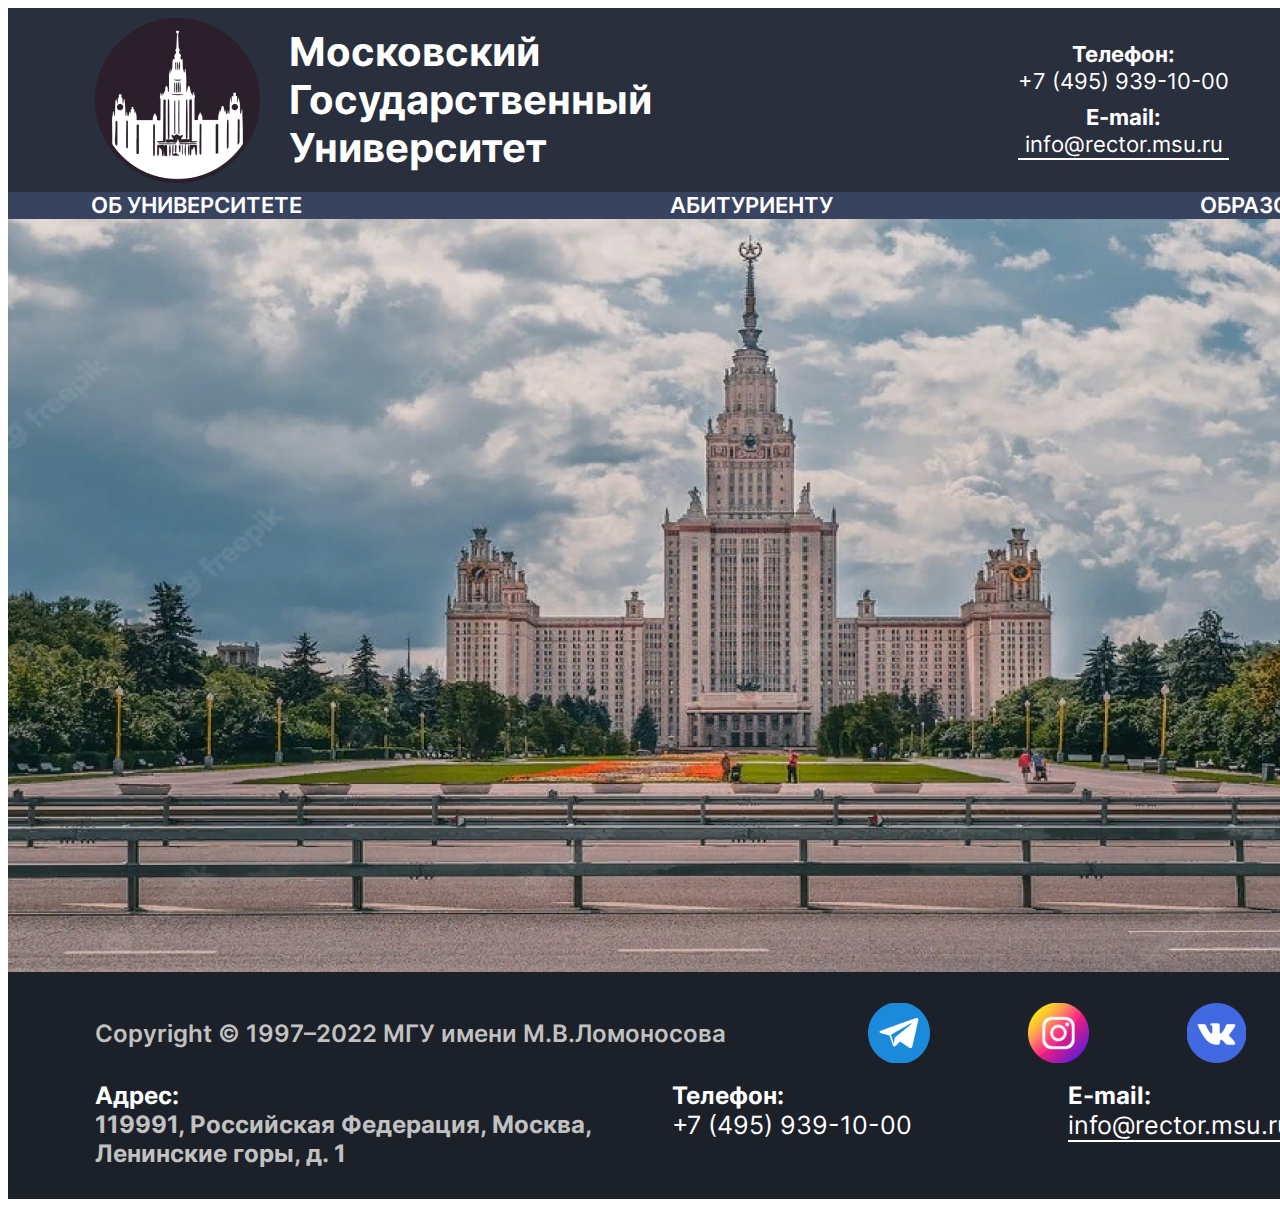
<file: index.html>
<!DOCTYPE html>
<html lang="en">

<head>
    <meta charset="UTF-8">
    <meta http-equiv="X-UA-Compatible" content="IE=edge">
    <meta name="viewport" content="width=device-width, initial-scale=1.0">
    <link rel="stylesheet" href="./style.css">
    <title>Document</title>
</head>

<body>
    <!--Верхняя часть сайта-->
    <header>
        <!--контейнер нашего содержимого-->
        <div class="container">
            <!--блок с названием и контактами -->
            <div class="topbar">
                <!-- обертка для логотипа с текстом -->
                <div class="logowrap">
                    <!-- логотип -->
                    <img src="./components/Rectangle 1 (1).png" alt="" class="logo">
                    <!-- текст -->
                    <div class="logoTxt">Московский Государственный Университет
                    </div>
                </div>
                <!-- Обертка для контактов -->
                <div class="contacts">
                    <div class="phoneHead">Телефон:</div>
                    <div class="phoneContent">+7 (495) 939-10-00</div>
                    <div class="emailHead">E-mail:</div>
                    <div class="emailContent">info@rector.msu.ru</div>
                </div>
            </div>
            <!-- блок навигации -->
            <div class="navbar">
                <!-- кнопки навигации -->
                <div class="buttonsWrap">
                    <div class="navbarBTN">ОБ УНИВЕРСИТЕТЕ</div>
                    <div class="navbarBTN">АБИТУРИЕНТУ</div>
                    <div class="navbarBTN">ОБРАЗОВАНИЕ</div>
                </div>
            </div>
        </div>
    </header>
    <!-- основной контент страницы -->
    <main>
        <div class="container">
            <!-- <img src="./components/image 1.png" alt="" class="mainImg"> -->
            <div class="mainImg"></div>
        </div>
    </main>
    <!-- нижний блок -->
    <footer>
        <div class="container">
            <!-- верхняя половина -->
            <div class="topHalf">
                <div class="copyright">Copyright © 1997–2022 МГУ имени М.В.Ломоносова</div>
                <!-- обертка для соц-сетей -->
                <div class="socWrap">
                    <img src="./components/image 2.png" alt="" class="soc">
                    <img src="./components/image 3.png" alt="" class="soc">
                    <img src="./components/image 4.png" alt="" class="soc">
                </div>
            </div>
            <!-- нижняя половина -->
            <div class="bottomHalf">
                <div class="adress">Адрес: <br> <span class="adressText">119991, Российская Федерация, Москва,<br> Ленинские горы, д. 1</span> </div>
                <div class="phone">Телефон:<br> <span class="phoneText">+7 (495) 939-10-00</span></div>
                <div class="email">E-mail:<br> <span class="emailText">info@rector.msu.ru</span></div>
            </div>
        </div>
    </footer>
</body>

</html>
</file>
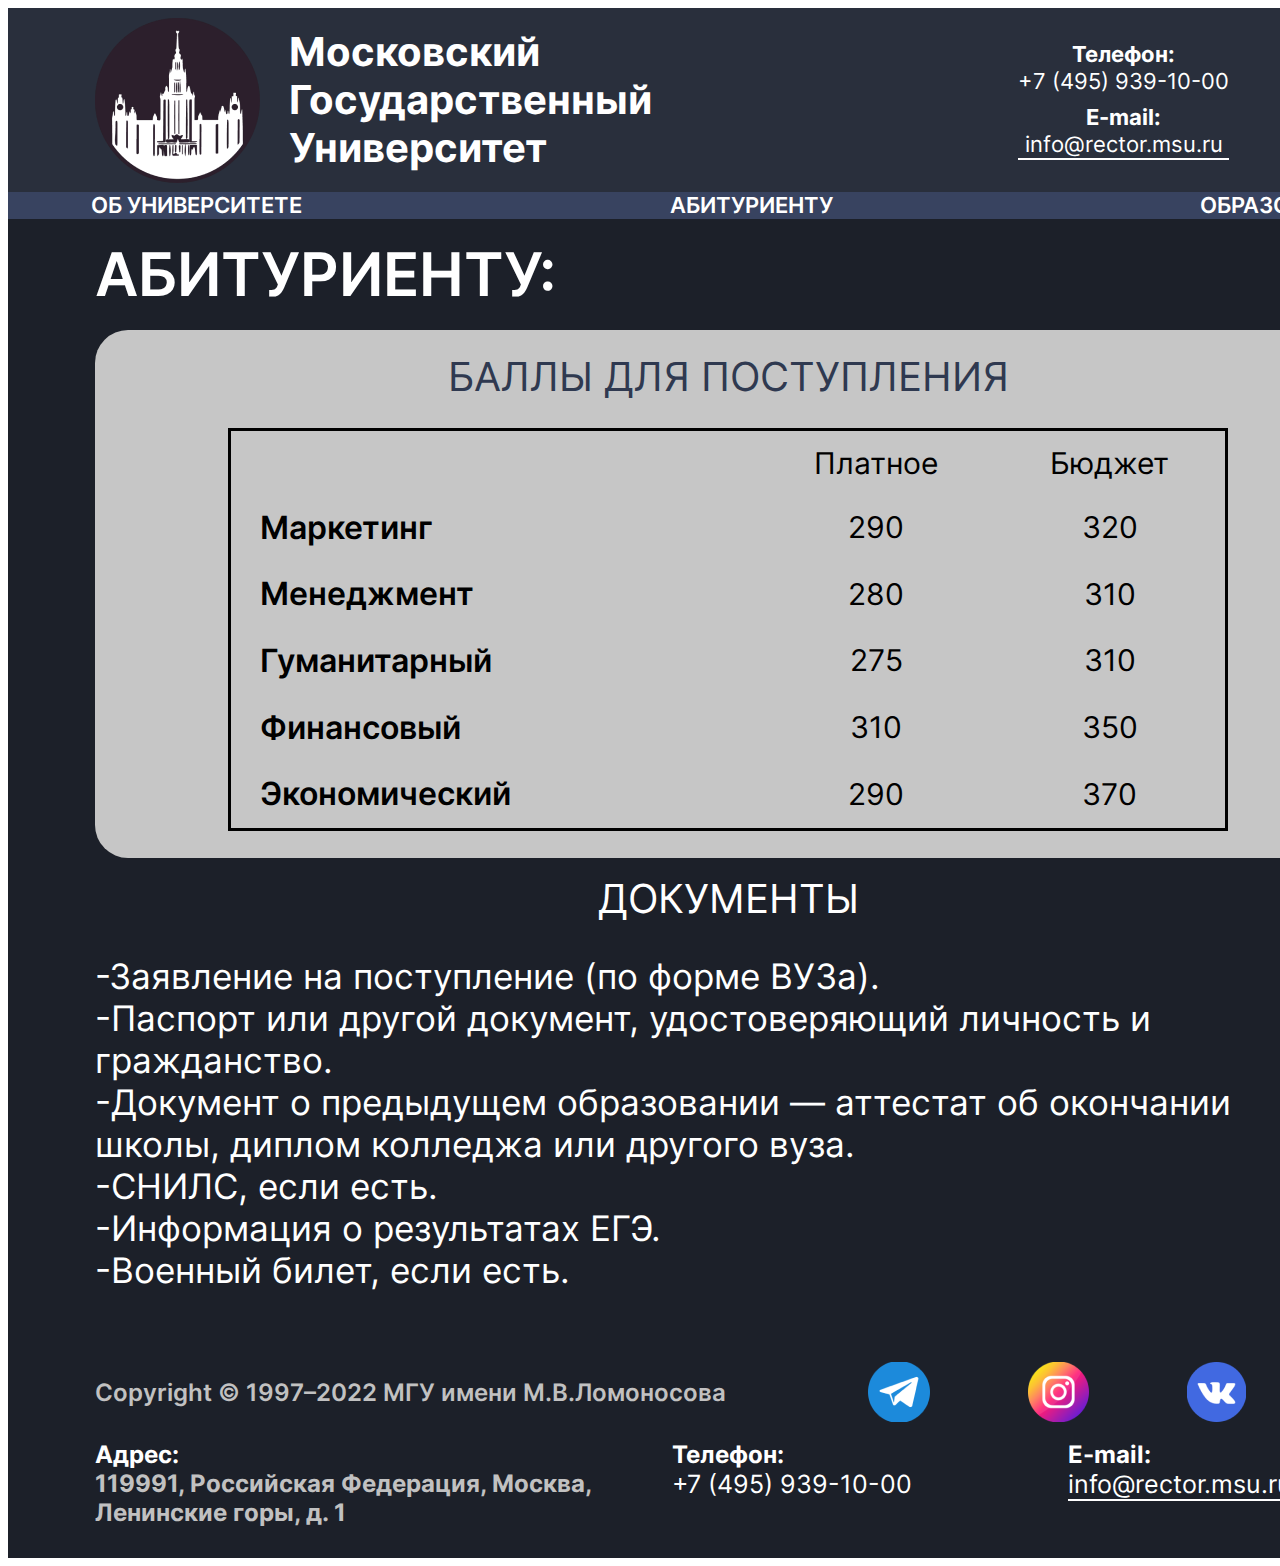
<file: abitur.html>
<!DOCTYPE html>
<html lang="en">

<head>
    <meta charset="UTF-8">
    <meta http-equiv="X-UA-Compatible" content="IE=edge">
    <meta name="viewport" content="width=device-width, initial-scale=1.0">
    <link rel="stylesheet" href="./style.css">
    <title>Document</title>
</head>

<body>
    <!--Верхняя часть сайта-->
    <header>
        <!--контейнер нашего содержимого-->
        <div class="container">
            <!--блок с названием и контактами -->
            <div class="topbar">
                <!-- обертка для логотипа с текстом -->
                <a style="text-decoration: none" href="./index.html">
                    <div class="logowrap">
                        <!-- логотип -->
                        <img src="./components/Rectangle 1 (1).png" alt="" class="logo">
                        <!-- текст -->
                        <div class="logoTxt">Московский Государственный Университет
                        </div>
                    </div>
                </a>
                <!-- Обертка для контактов -->
                <div class="contacts">
                    <div class="phoneHead">Телефон:</div>
                    <div class="phoneContent">+7 (495) 939-10-00</div>
                    <div class="emailHead">E-mail:</div>
                    <div class="emailContent">info@rector.msu.ru</div>
                </div>
            </div>
            <!-- блок навигации -->
            <div class="navbar">
                <!-- кнопки навигации -->
                <div class="buttonsWrap">
                    <a style="text-decoration: none" href="./about.html">
                        <div class="navbarBTN">ОБ УНИВЕРСИТЕТЕ</div>
                    </a>
                    <a style="text-decoration: none" href="./abitur.html">
                        <div class="navbarBTN">АБИТУРИЕНТУ</div>
                    </a>
                    <a style="text-decoration: none" href="./aducation.html">
                        <div class="navbarBTN">ОБРАЗОВАНИЕ</div>
                    </a>


                </div>
            </div>
        </div>
    </header>
    <!-- основной контент страницы -->
    <main>
        <div class="container">
            <div class="abiturWrapper">
                <div class="aducationHead">АБИТУРИЕНТУ:</div>
                <div class="pseudoContainer">


                    <div class="tableWrap">
                        <div class="tableName">БАЛЛЫ ДЛЯ ПОСТУПЛЕНИЯ</div>
                        <table class="points">
                            <tr>
                                <td class="nameFac"></td>
                                <td>Платное</td>
                                <td>Бюджет</td>
                            </tr>
                            <tr>
                                <td class="nameFac">Маркетинг</td>
                                <td>290</td>
                                <td>320</td>
                            </tr>
                            <tr>
                                <td class="nameFac">Менеджмент</td>
                                <td>280</td>
                                <td>310</td>
                            </tr>
                            <tr>
                                <td class="nameFac">Гуманитарный</td>
                                <td>275</td>
                                <td>310</td>
                            </tr>
                            <tr>
                                <td class="nameFac">Финансовый</td>
                                <td>310</td>
                                <td>350</td>
                            </tr>
                            <tr>
                                <td class="nameFac">Экономический</td>
                                <td>290</td>
                                <td>370</td>
                            </tr>

                        </table>
                    </div>
                    <div class="docs">
                        <div class="docsHead">ДОКУМЕНТЫ</div>
                        <div class="docsList">-Заявление на поступление (по форме ВУЗа). <br> -Паспорт или другой документ, удостоверяющий личность и гражданство.<br> -Документ о предыдущем образовании — аттестат об окончании школы, диплом колледжа или другого вуза.<br> -СНИЛС,
                            если есть.<br> -Информация о результатах ЕГЭ.<br> -Военный билет, если есть.<br>
                        </div>
                    </div>
                </div>
            </div>
        </div>
    </main>
    <!-- нижний блок -->
    <footer>
        <div class="container">
            <!-- верхняя половина -->
            <div class="topHalf">
                <div class="copyright">Copyright © 1997–2022 МГУ имени М.В.Ломоносова</div>
                <!-- обертка для соц-сетей -->
                <div class="socWrap">
                    <img src="./components/image 2.png" alt="" class="soc">
                    <img src="./components/image 3.png" alt="" class="soc">
                    <img src="./components/image 4.png" alt="" class="soc">
                </div>
            </div>
            <!-- нижняя половина -->
            <div class="bottomHalf">
                <div class="adress">Адрес: <br> <span class="adressText">119991, Российская Федерация, Москва,<br> Ленинские горы, д. 1</span> </div>
                <div class="phone">Телефон:<br> <span class="phoneText">+7 (495) 939-10-00</span></div>
                <div class="email">E-mail:<br> <span class="emailText">info@rector.msu.ru</span></div>
            </div>
        </div>
    </footer>
</body>

</html>
</file>
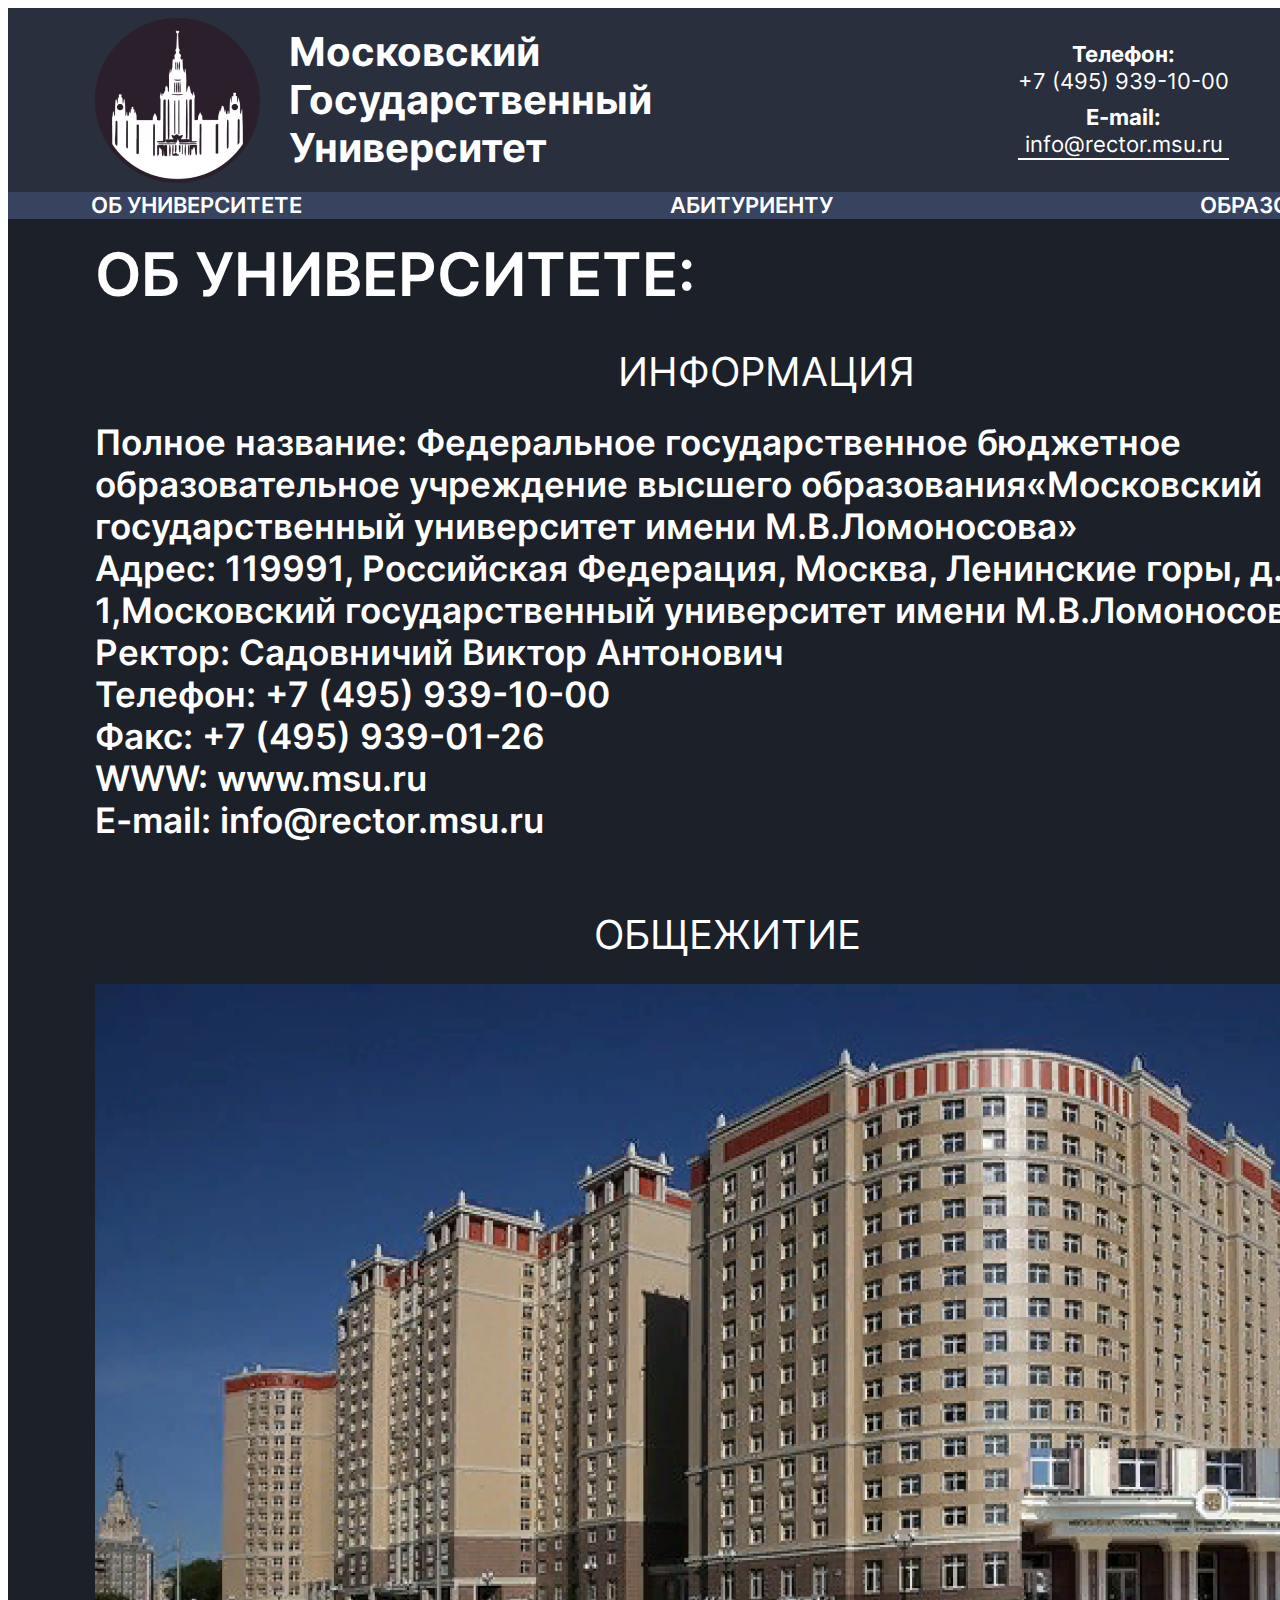
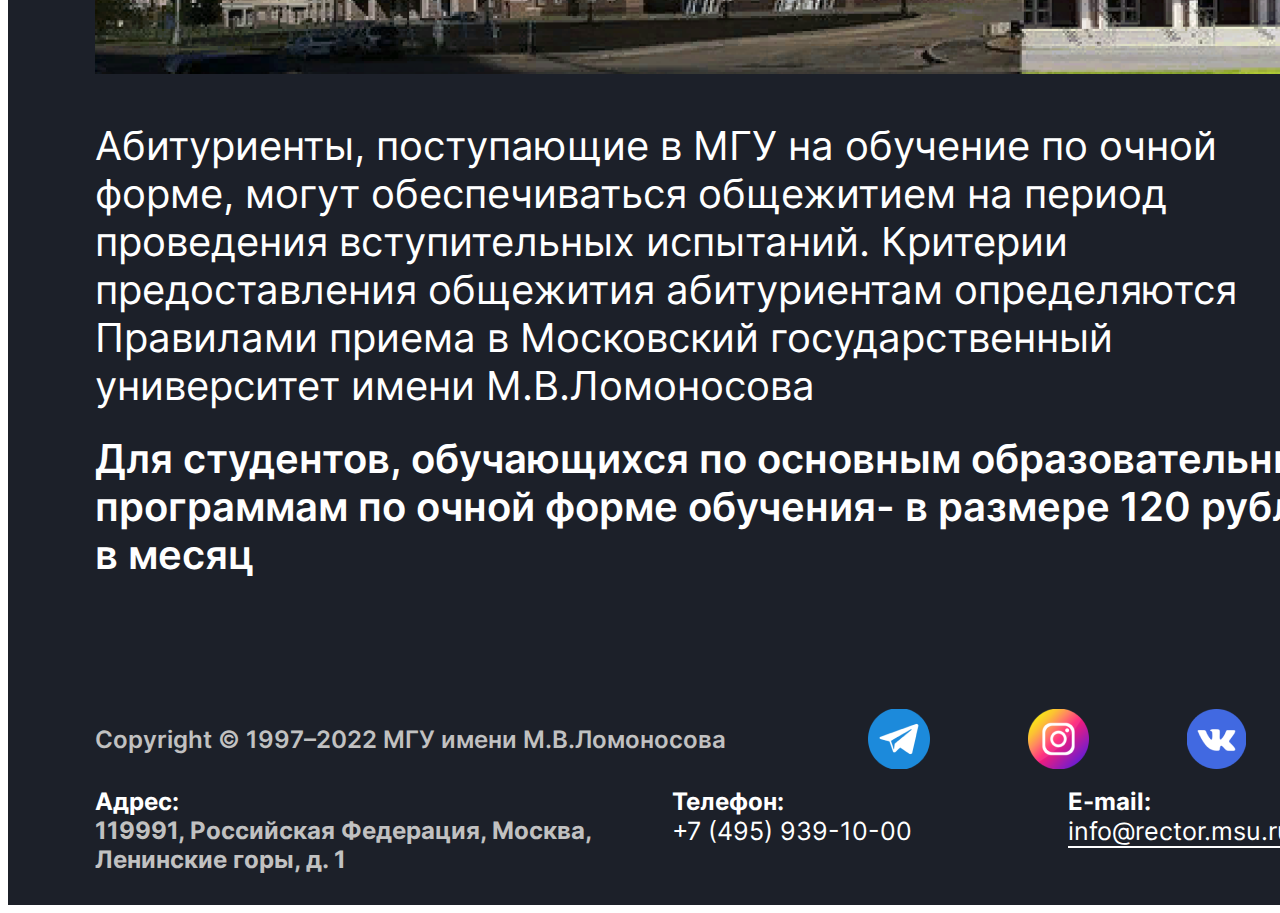
<file: about.html>
<!DOCTYPE html>
<html lang="en">

<head>
    <meta charset="UTF-8">
    <meta http-equiv="X-UA-Compatible" content="IE=edge">
    <meta name="viewport" content="width=device-width, initial-scale=1.0">
    <link rel="stylesheet" href="./style.css">
    <title>Document</title>
</head>

<body>
    <!--Верхняя часть сайта-->
    <header>
        <!--контейнер нашего содержимого-->
        <div class="container">
            <!--блок с названием и контактами -->
            <div class="topbar">
                <!-- обертка для логотипа с текстом -->
                <a style="text-decoration: none" href="./index.html">
                    <div class="logowrap">
                        <!-- логотип -->
                        <img src="./components/Rectangle 1 (1).png" alt="" class="logo">
                        <!-- текст -->
                        <div class="logoTxt">Московский Государственный Университет
                        </div>
                    </div>
                </a>
                <!-- Обертка для контактов -->
                <div class="contacts">
                    <div class="phoneHead">Телефон:</div>
                    <div class="phoneContent">+7 (495) 939-10-00</div>
                    <div class="emailHead">E-mail:</div>
                    <div class="emailContent">info@rector.msu.ru</div>
                </div>
            </div>
            <!-- блок навигации -->
            <div class="navbar">
                <!-- кнопки навигации -->
                <div class="buttonsWrap">
                    <a style="text-decoration: none" href="./about.html">
                        <div class="navbarBTN">ОБ УНИВЕРСИТЕТЕ</div>
                    </a>
                    <a style="text-decoration: none" href="./abitur.html">
                        <div class="navbarBTN">АБИТУРИЕНТУ</div>
                    </a>
                    <a style="text-decoration: none" href="./aducation.html">
                        <div class="navbarBTN">ОБРАЗОВАНИЕ</div>
                    </a>


                </div>
            </div>
        </div>
    </header>
    <!-- основной контент страницы -->
    <main>
        <div class="container">
            <div class="aboutWrapper">
                <div class="aducationHead">ОБ УНИВЕРСИТЕТЕ:</div>
                <div class="pseudoContainer">
                    <div class="info">
                        <div class="infoHead">ИНФОРМАЦИЯ</div>
                        <div class="infoContent">Полное название: Федеральное государственное бюджетное образовательное учреждение высшего образования«Московский государственный университет имени М.В.Ломоносова» <br>Адрес: 119991, Российская Федерация, Москва, Ленинские горы,
                            д. 1,Московский государственный университет имени М.В.Ломоносова<br> Ректор: Садовничий Виктор Антонович <br>Телефон: +7 (495) 939-10-00 <br>Факс: +7 (495) 939-01-26 <br>WWW: www.msu.ru <br>E-mail: info@rector.msu.ru
                        </div>
                    </div>
                    <div class="hostel">
                        <div class="hostelHead">ОБЩЕЖИТИЕ</div>
                        <img src="./components/image 16.png" alt="">
                        <div class="hostelDesc">Абитуриенты, поступающие в МГУ на обучение по очной форме, могут обеспечиваться общежитием на период проведения вступительных испытаний. Критерии предоставления общежития абитуриентам определяются Правилами приема в Московский
                            государственный университет имени М.В.Ломоносова</div>
                        <div class="hostelCost">Для студентов, обучающихся по основным образовательным программам по очной форме обучения- в размере 120 рублей в месяц</div>
                    </div>
                </div>
            </div>

        </div>
    </main>
    <!-- нижний блок -->
    <footer>
        <div class="container">
            <!-- верхняя половина -->
            <div class="topHalf">
                <div class="copyright">Copyright © 1997–2022 МГУ имени М.В.Ломоносова</div>
                <!-- обертка для соц-сетей -->
                <div class="socWrap">
                    <img src="./components/image 2.png" alt="" class="soc">
                    <img src="./components/image 3.png" alt="" class="soc">
                    <img src="./components/image 4.png" alt="" class="soc">
                </div>
            </div>
            <!-- нижняя половина -->
            <div class="bottomHalf">
                <div class="adress">Адрес: <br> <span class="adressText">119991, Российская Федерация, Москва,<br> Ленинские горы, д. 1</span> </div>
                <div class="phone">Телефон:<br> <span class="phoneText">+7 (495) 939-10-00</span></div>
                <div class="email">E-mail:<br> <span class="emailText">info@rector.msu.ru</span></div>
            </div>
        </div>
    </footer>
</body>

</html>
</file>
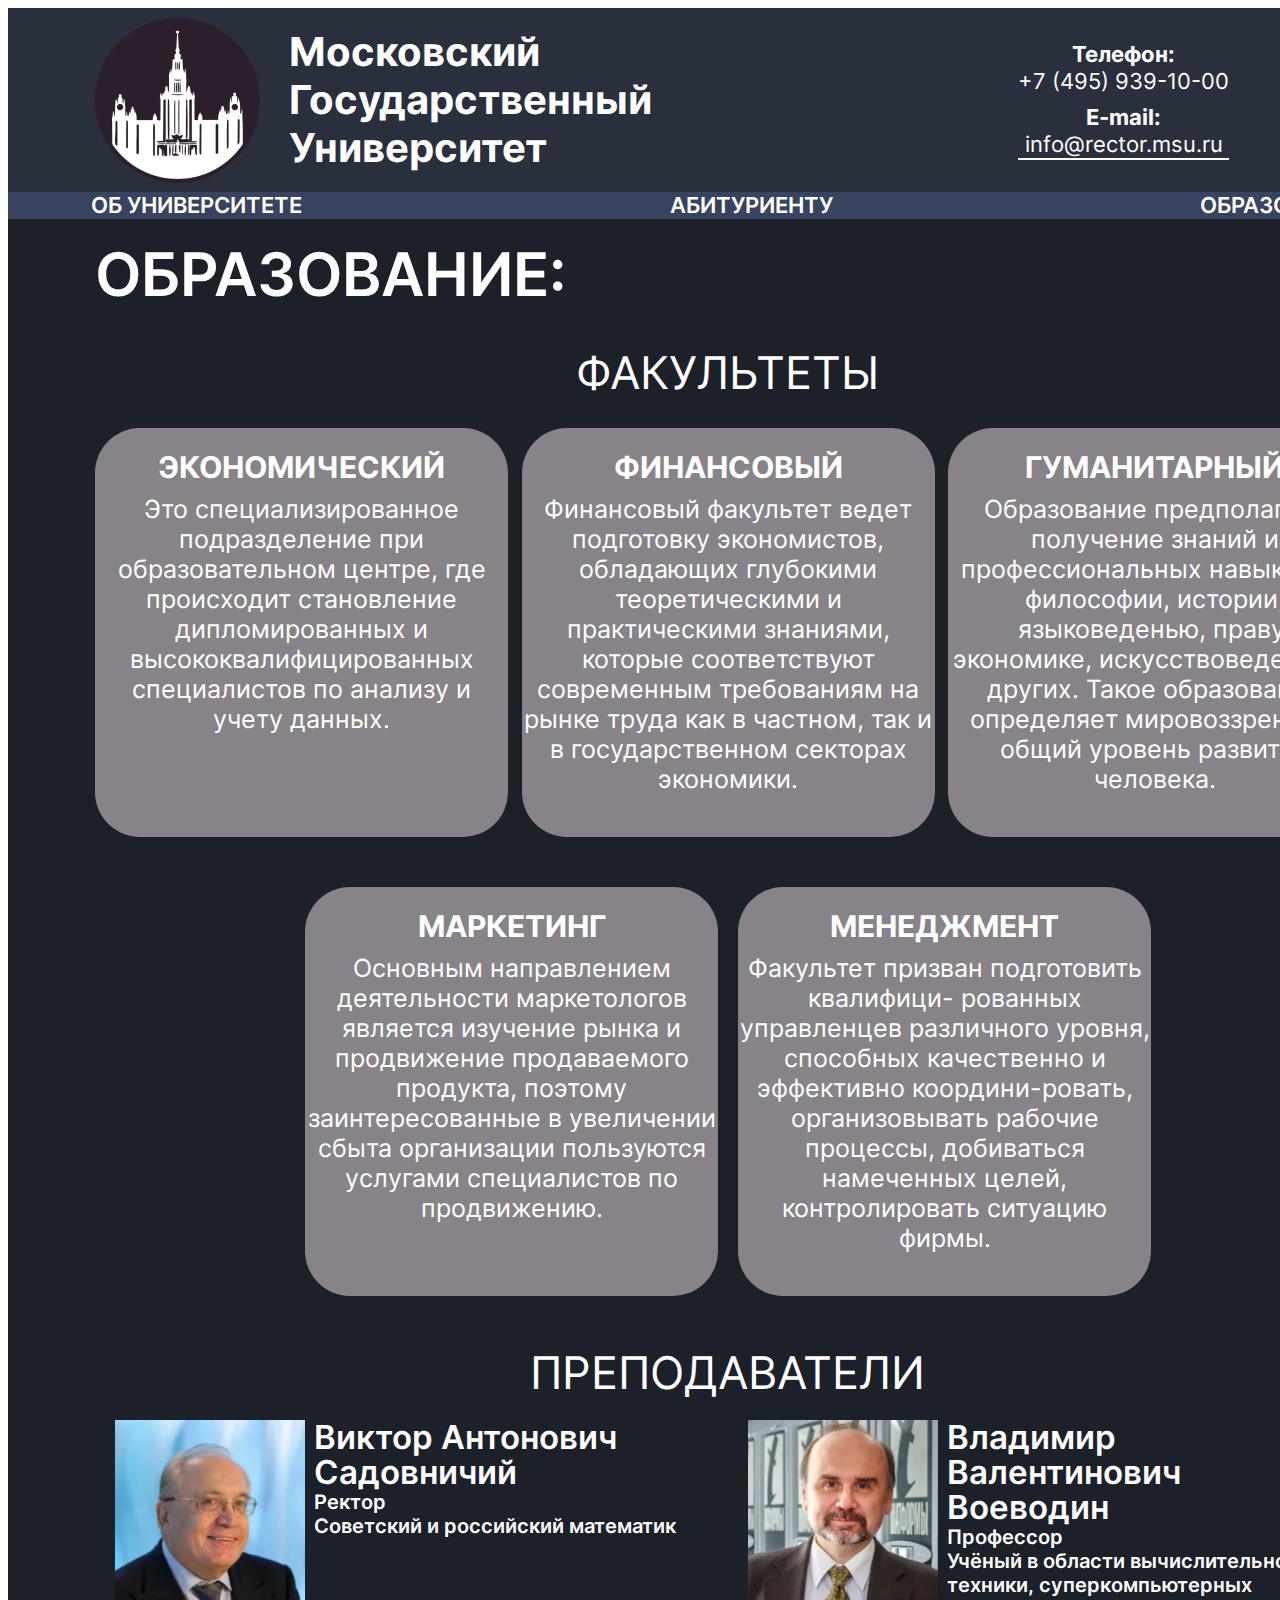
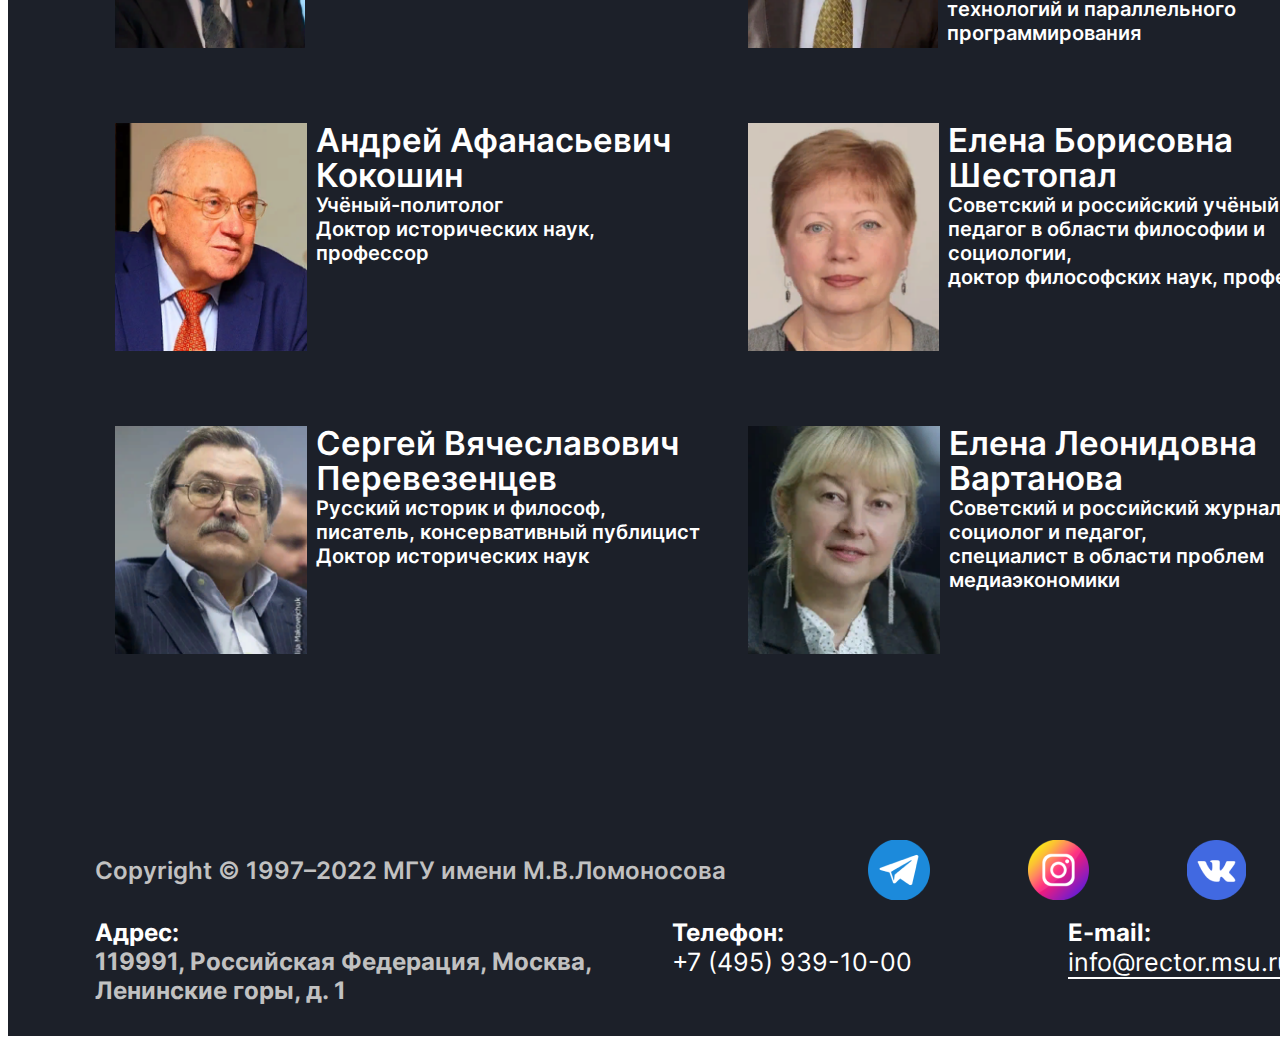
<file: aducation.html>
<!DOCTYPE html>
<html lang="en">

<head>
    <meta charset="UTF-8">
    <meta http-equiv="X-UA-Compatible" content="IE=edge">
    <meta name="viewport" content="width=device-width, initial-scale=1.0">
    <link rel="stylesheet" href="./style.css">
    <title>Document</title>
</head>

<body>
    <!--Верхняя часть сайта-->
    <header>
        <!--контейнер нашего содержимого-->
        <div class="container">
            <!--блок с названием и контактами -->
            <div class="topbar">
                <!-- обертка для логотипа с текстом -->
                <a style="text-decoration: none" href="./index.html">
                    <div class="logowrap">
                        <!-- логотип -->
                        <img src="./components/Rectangle 1 (1).png" alt="" class="logo">
                        <!-- текст -->
                        <div class="logoTxt">Московский Государственный Университет
                        </div>
                    </div>
                </a>
                <!-- Обертка для контактов -->
                <div class="contacts">
                    <div class="phoneHead">Телефон:</div>
                    <div class="phoneContent">+7 (495) 939-10-00</div>
                    <div class="emailHead">E-mail:</div>
                    <div class="emailContent">info@rector.msu.ru</div>
                </div>
            </div>
            <!-- блок навигации -->
            <div class="navbar">
                <!-- кнопки навигации -->
                <div class="buttonsWrap">
                    <a style="text-decoration: none" href="./about.html">
                        <div class="navbarBTN">ОБ УНИВЕРСИТЕТЕ</div>
                    </a>
                    <a style="text-decoration: none" href="./abitur.html">
                        <div class="navbarBTN">АБИТУРИЕНТУ</div>
                    </a>
                    <a style="text-decoration: none" href="./aducation.html">
                        <div class="navbarBTN">ОБРАЗОВАНИЕ</div>
                    </a>


                </div>
            </div>
        </div>
    </header>
    <!-- основной контент страницы -->
    <main>
        <div class="container">
            <div class="aducationWrapper">
                <div class="aducationHead">ОБРАЗОВАНИЕ:</div>
                <div class="facultsWrapper">
                    <div class="facultsHead">ФАКУЛЬТЕТЫ</div>
                    <div class="pseudoContainer">
                        <div class="facultsContainer">
                            <div class="facultetRowTop">
                                <div class="facultet">
                                    <div class="facultetName">
                                        ЭКОНОМИЧЕСКИЙ
                                    </div>
                                    <div class="facultetDesc">
                                        Это специализированное подразделение при образовательном центре, где происходит становление дипломированных и высококвалифицированных специалистов по анализу и учету данных.

                                    </div>
                                </div>
                                <div class="facultet">
                                    <div class="facultetName">
                                        ФИНАНСОВЫЙ
                                    </div>
                                    <div class="facultetDesc">
                                        Финансовый факультет ведет подготовку экономистов, обладающих глубокими теоретическими и практическими знаниями, которые соответствуют современным требованиям на рынке труда как в частном, так и в государственном секторах экономики.
                                    </div>
                                </div>
                                <div class="facultet">
                                    <div class="facultetName">
                                        ГУМАНИТАРНЫЙ
                                    </div>
                                    <div class="facultetDesc">
                                        Образование предполагает получение знаний и профессиональных навыков по философии, истории, языковеденью, праву, экономике, искусствоведенью и других. Такое образование определяет мировоззрение и общий уровень развития человека.
                                    </div>
                                </div>
                            </div>
                            <div class="facultetRowBottom">
                                <div class="facultet">
                                    <div class="facultetName">
                                        МАРКЕТИНГ
                                    </div>
                                    <div class="facultetDesc">
                                        Основным направлением деятельности маркетологов является изучение рынка и продвижение продаваемого продукта, поэтому заинтересованные в увеличении сбыта организации пользуются услугами специалистов по продвижению.

                                    </div>
                                </div>
                                <div class="facultet">
                                    <div class="facultetName">
                                        МЕНЕДЖМЕНТ
                                    </div>
                                    <div class="facultetDesc">
                                        Факультет призван подготовить квалифици- рованных управленцев различного уровня, способных качественно и эффективно координи-ровать, организовывать рабочие процессы, добиваться намеченных целей, контролировать ситуацию фирмы.
                                    </div>
                                </div>
                            </div>
                        </div>
                    </div>
                </div>
                <div class="teachersWrapper">
                    <div class="teachersHead">ПРЕПОДАВАТЕЛИ</div>

                    <div class="pseudoContainer">
                        <div class="teachers">
                            <div class="teacherContainer">
                                <img src="./components/image 5.png" alt="" class="teacherFace">
                                <div class="teacherInfo">
                                    <div class="teacherName">Виктор Антонович Садовничий
                                    </div>
                                    <div class="teacherDesc">Ректор<br>Советский и российский математик
                                    </div>
                                </div>
                            </div>
                            <div class="teacherContainer">
                                <img src="./components/image 9.png" alt="" class="teacherFace">
                                <div class="teacherInfo">
                                    <div class="teacherName">Владимир Валентинович Воеводин
                                    </div>
                                    <div class="teacherDesc">Профессор<br> Учёный в области вычислительной техники, суперкомпьютерных технологий и параллельного программирования
                                    </div>
                                </div>
                            </div>
                            <div class="teacherContainer">
                                <img src="./components/image 10.png" alt="" class="teacherFace">
                                <div class="teacherInfo">
                                    <div class="teacherName">Андрей Афанасьевич Кокошин </div>
                                    <div class="teacherDesc">Учёный-политолог <br>Доктор исторических наук, <br>профессор
                                    </div>
                                </div>
                            </div>
                            <div class="teacherContainer">
                                <img src="./components/image 11.png" alt="" class="teacherFace">
                                <div class="teacherInfo">
                                    <div class="teacherName">Елена Борисовна Шестопал
                                    </div>
                                    <div class="teacherDesc">Советский и российский учёный и педагог в области философии и социологии,<br>доктор философских наук, профессор</div>
                                </div>
                            </div>
                            <div class="teacherContainer">
                                <img src="./components/image 14.png" alt="" class="teacherFace">
                                <div class="teacherInfo">
                                    <div class="teacherName">Сергей Вячеславович Перевезенцев
                                    </div>
                                    <div class="teacherDesc">Русский историк и философ,<br> писатель, консервативный публицист Доктор исторических наук
                                    </div>
                                </div>
                            </div>
                            <div class="teacherContainer">
                                <img src="./components/image 15.png" alt="" class="teacherFace">
                                <div class="teacherInfo">
                                    <div class="teacherName">Елена Леонидовна Вартанова
                                    </div>
                                    <div class="teacherDesc">Советский и российский журналист,<br> социолог и педагог,<br> специалист в области проблем медиаэкономики
                                    </div>
                                </div>
                            </div>
                        </div>
                    </div>
                </div>
            </div>
        </div>
    </main>
    <!-- нижний блок -->
    <footer>
        <div class="container">
            <!-- верхняя половина -->
            <div class="topHalf">
                <div class="copyright">Copyright © 1997–2022 МГУ имени М.В.Ломоносова</div>
                <!-- обертка для соц-сетей -->
                <div class="socWrap">
                    <img src="./components/image 2.png" alt="" class="soc">
                    <img src="./components/image 3.png" alt="" class="soc">
                    <img src="./components/image 4.png" alt="" class="soc">
                </div>
            </div>
            <!-- нижняя половина -->
            <div class="bottomHalf">
                <div class="adress">Адрес: <br> <span class="adressText">119991, Российская Федерация, Москва,<br> Ленинские горы, д. 1</span> </div>
                <div class="phone">Телефон:<br> <span class="phoneText">+7 (495) 939-10-00</span></div>
                <div class="email">E-mail:<br> <span class="emailText">info@rector.msu.ru</span></div>
            </div>
        </div>
    </footer>
</body>

</html>
</file>
<file: style.css>
/* шрифты */

@font-face {
    font-family: 'Inter Bold';
    src: local('Inter Bold'), url(./fonts/Inter-Bold.ttf);
}

@font-face {
    font-family: 'Inter SemiBold';
    src: url(./fonts/Inter-SemiBold.ttf);
}

@font-face {
    font-family: 'Inter';
    src: local('Inter'), url(./fonts/Inter-Regular.ttf);
}

main {
    padding: 0;
    margin: 0;
}

.container {
    width: 1440px;
    margin: auto;
}

.topbar {
    background: #292F3C;
    padding-left: 87px;
    gap: 330px;
    display: flex;
    align-items: center;
    height: 184px;
}

.logowrap {
    display: flex;
    align-items: center;
}

.logoTxt {
    font-family: 'Inter Bold';
    font-style: normal;
    font-weight: 700;
    font-size: 40px;
    line-height: 48px;
    width: 399px;
    margin-left: 29px;
    color: white;
}

.contacts {
    font-family: 'Inter';
    font-style: normal;
    font-weight: 400;
    font-size: 22px;
    line-height: 27px;
    text-align: center;
    color: white;
}

.phoneHead {
    font-family: 'Inter Bold';
}

.emailHead {
    font-family: 'Inter Bold';
    margin-top: 9px;
}

.emailContent {
    border-bottom: 2px solid white;
}

.navbar {
    background: #384360;
}

.buttonsWrap {
    display: flex;
    justify-content: space-between;
    width: 1274px;
    margin: auto;
}

footer .container {
    padding-top: 31px;
    padding-bottom: 31px;
    background: #1c2029;
}

.navbarBTN {
    font-family: 'Inter SemiBold';
    font-style: normal;
    font-weight: 600;
    font-size: 22px;
    line-height: 27px;
    text-align: center;
    color: white;
}

.topHalf {
    display: flex;
    margin-left: 87px;
    align-items: center;
}

.socWrap {
    display: flex;
    gap: 98px;
    margin-left: 142px;
}

.copyright {
    font-family: 'Inter SemiBold';
    font-style: normal;
    font-weight: 600;
    font-size: 24px;
    line-height: 29px;
    color: #C1C1C1;
}

.bottomHalf {
    padding-top: 18px;
    display: flex;
    font-family: 'Inter Bold';
    font-style: normal;
    font-weight: 600;
    font-size: 24px;
    line-height: 29px;
    color: white;
    margin-left: 87px;
}

.adressText {
    color: #C1C1C1;
}

.phone {
    margin-right: 156px;
    margin-left: 80px;
}

.phoneText {
    font-family: 'Inter';
    font-style: normal;
    font-weight: 300;
    font-size: 25px;
    line-height: 30px;
}

.emailText {
    font-family: 'Inter';
    font-style: normal;
    font-weight: 300;
    font-size: 25px;
    border-bottom: 2px solid white;
    line-height: 30px;
}

.mainImg {
    height: 753px;
    background-position: 100% 67%;
    background-image: url(./components/image\ 1.png);
}

.aducationWrapper {
    background: #1c2029;
}

.aducationHead {
    font-family: 'Inter SemiBold';
    font-style: normal;
    font-weight: 600;
    font-size: 60px;
    line-height: 73px;
    color: #FFFFFF;
    margin-left: 87px;
    padding-top: 19px;
}

.pseudoContainer {
    width: 1266px;
    margin: auto;
}

.facultsHead {
    width: 305px;
    font-family: 'Inter';
    font-style: normal;
    font-weight: 400;
    font-size: 45px;
    line-height: 54px;
    color: #FFFFFF;
    margin: auto;
    margin-top: 35px;
    margin-bottom: 28px;
}

.facultetRowTop {
    display: flex;
    justify-content: space-between;
}

.facultetRowBottom {
    display: flex;
    gap: 20px;
    justify-content: center;
}

.facultet {
    background: #888389;
    border-radius: 45px;
    width: 413px;
    height: 409px;
    margin-bottom: 50px;
    color: white;
    display: flex;
    flex-direction: column;
    align-items: center;
}

.facultetName {
    font-family: 'Inter Bold';
    font-style: normal;
    font-weight: 700;
    font-size: 30px;
    line-height: 36px;
    margin-top: 21px;
    margin-bottom: 9px;
}

.facultetDesc {
    font-family: 'Inter';
    font-style: normal;
    font-weight: 300;
    font-size: 25px;
    line-height: 30px;
    text-align: center;
}

.teacherContainer {
    display: flex;
    width: 700px;
    padding: 20px;
    box-sizing: border-box;
    max-width: 50%;
    display: flex;
    margin-bottom: 35px;
}

.teacherFace {
    width: 192px;
    height: 228px;
}

.teacherName {
    font-family: 'Inter SemiBold';
    font-style: normal;
    font-weight: 600;
    font-size: 33px;
    line-height: 35px;
    color: #FFFFFF;
}

.teacherDesc {
    font-family: 'Inter SemiBold';
    font-style: normal;
    font-weight: 600;
    font-size: 20px;
    line-height: 24px;
    color: #FFFFFF;
}

.teachers {
    display: flex;
    flex-wrap: wrap;
    padding-bottom: 100px;
}

.teacherInfo {
    margin-left: 9px;
}

.teachersHead {
    font-family: 'Inter';
    font-style: normal;
    font-weight: 400;
    font-size: 45px;
    line-height: 54px;
    color: #FFFFFF;
    width: 397px;
    margin: auto;
}

.abiturWrapper {
    background: #1c2029;
}

.points {
    margin: auto;
    border: 3px solid #000000;
    font-family: 'Inter';
    font-style: normal;
    font-weight: 500;
    font-size: 30px;
    line-height: 36px;
    width: 1000px;
    height: 403px;
    text-align: center;
}

.nameFac {
    text-align: start;
    font-family: 'Inter SemiBold';
    font-style: normal;
    font-weight: 600;
    font-size: 32px;
    line-height: 39px;
    background-color: transparent;
    padding-left: 27px;
}

.tableWrap {
    display: flex;
    flex-direction: column;
    width: 1266px;
    height: 528px;
    border-radius: 33px;
    margin: auto;
    background: #c6c6c6;
    align-items: center;
    margin-top: 19px;
}

.tableName {
    font-family: 'Inter';
    font-style: normal;
    font-weight: 500;
    font-size: 40px;
    line-height: 48px;
    color: #2F3950;
    margin-top: 23px;
}

.docsHead {
    width: 261px;
    margin: auto;
    margin-top: 17px;
    margin-bottom: 32px;
    font-family: 'Inter';
    font-style: normal;
    font-weight: 400;
    font-size: 40px;
    line-height: 48px;
    color: white;
}

.docsList {
    font-family: 'Inter';
    font-style: normal;
    font-weight: 500;
    font-size: 35px;
    line-height: 42px;
    color: #FFFFFF;
    padding-bottom: 40px;
}

.aboutWrapper {
    background: #1c2029;
    color: white;
}

.infoHead {
    padding-top: 37px;
    padding-bottom: 25px;
    width: 220px;
    margin: auto;
    font-family: 'Inter';
    font-style: normal;
    font-weight: 400;
    font-size: 40px;
    line-height: 48px;
}

.infoContent {
    font-family: 'Inter SemiBold';
    font-style: normal;
    font-weight: 600;
    font-size: 35px;
    line-height: 42px;
}

.hostelHead {
    padding-top: 70px;
    padding-bottom: 25px;
    font-family: 'Inter';
    font-style: normal;
    font-weight: 400;
    font-size: 40px;
    line-height: 48px;
    width: 268px;
    margin: auto;
}

.hostelDesc {
    padding-top: 44px;
    padding-bottom: 25px;
    font-family: 'Inter';
    font-style: normal;
    font-weight: 300;
    font-size: 40px;
    line-height: 48px;
}

.hostelCost {
    font-family: 'Inter SemiBold';
    font-style: normal;
    font-weight: 500;
    font-size: 40px;
    line-height: 48px;
    padding-bottom: 99px;
}
</file>
